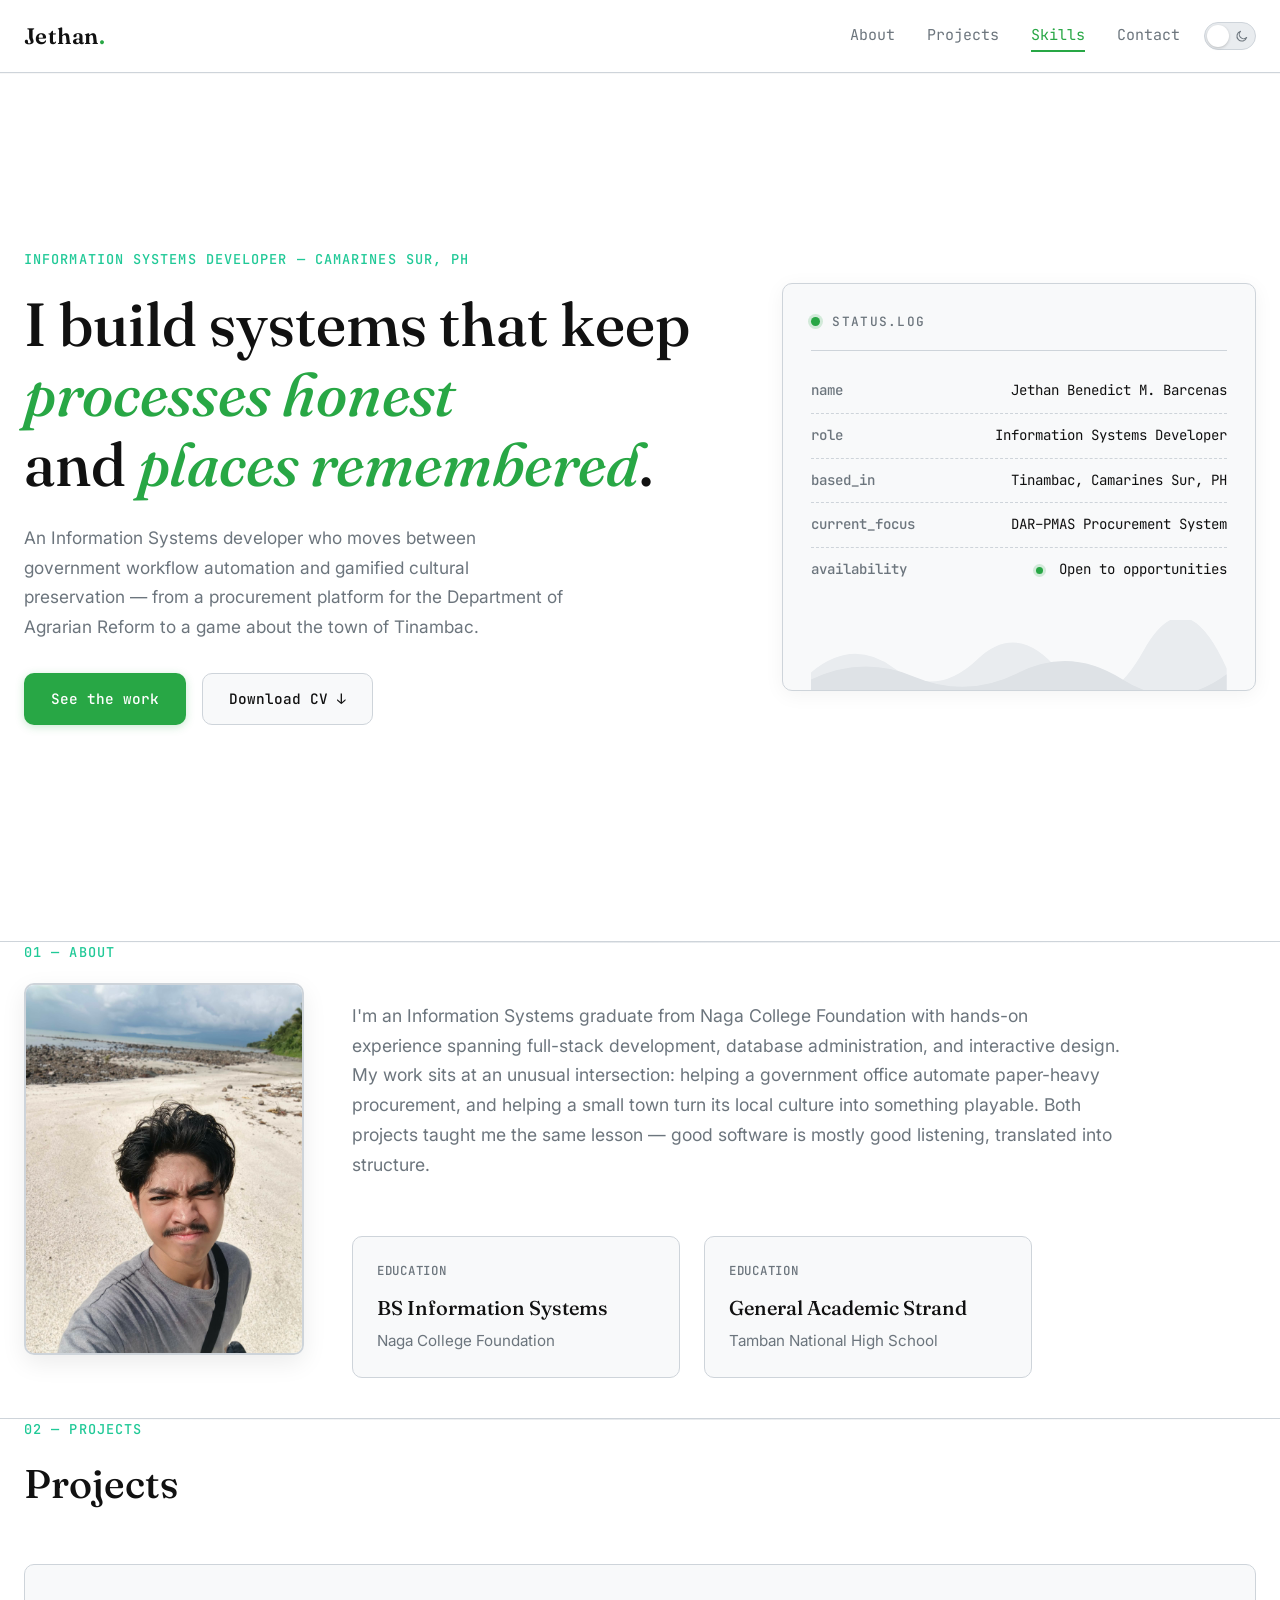
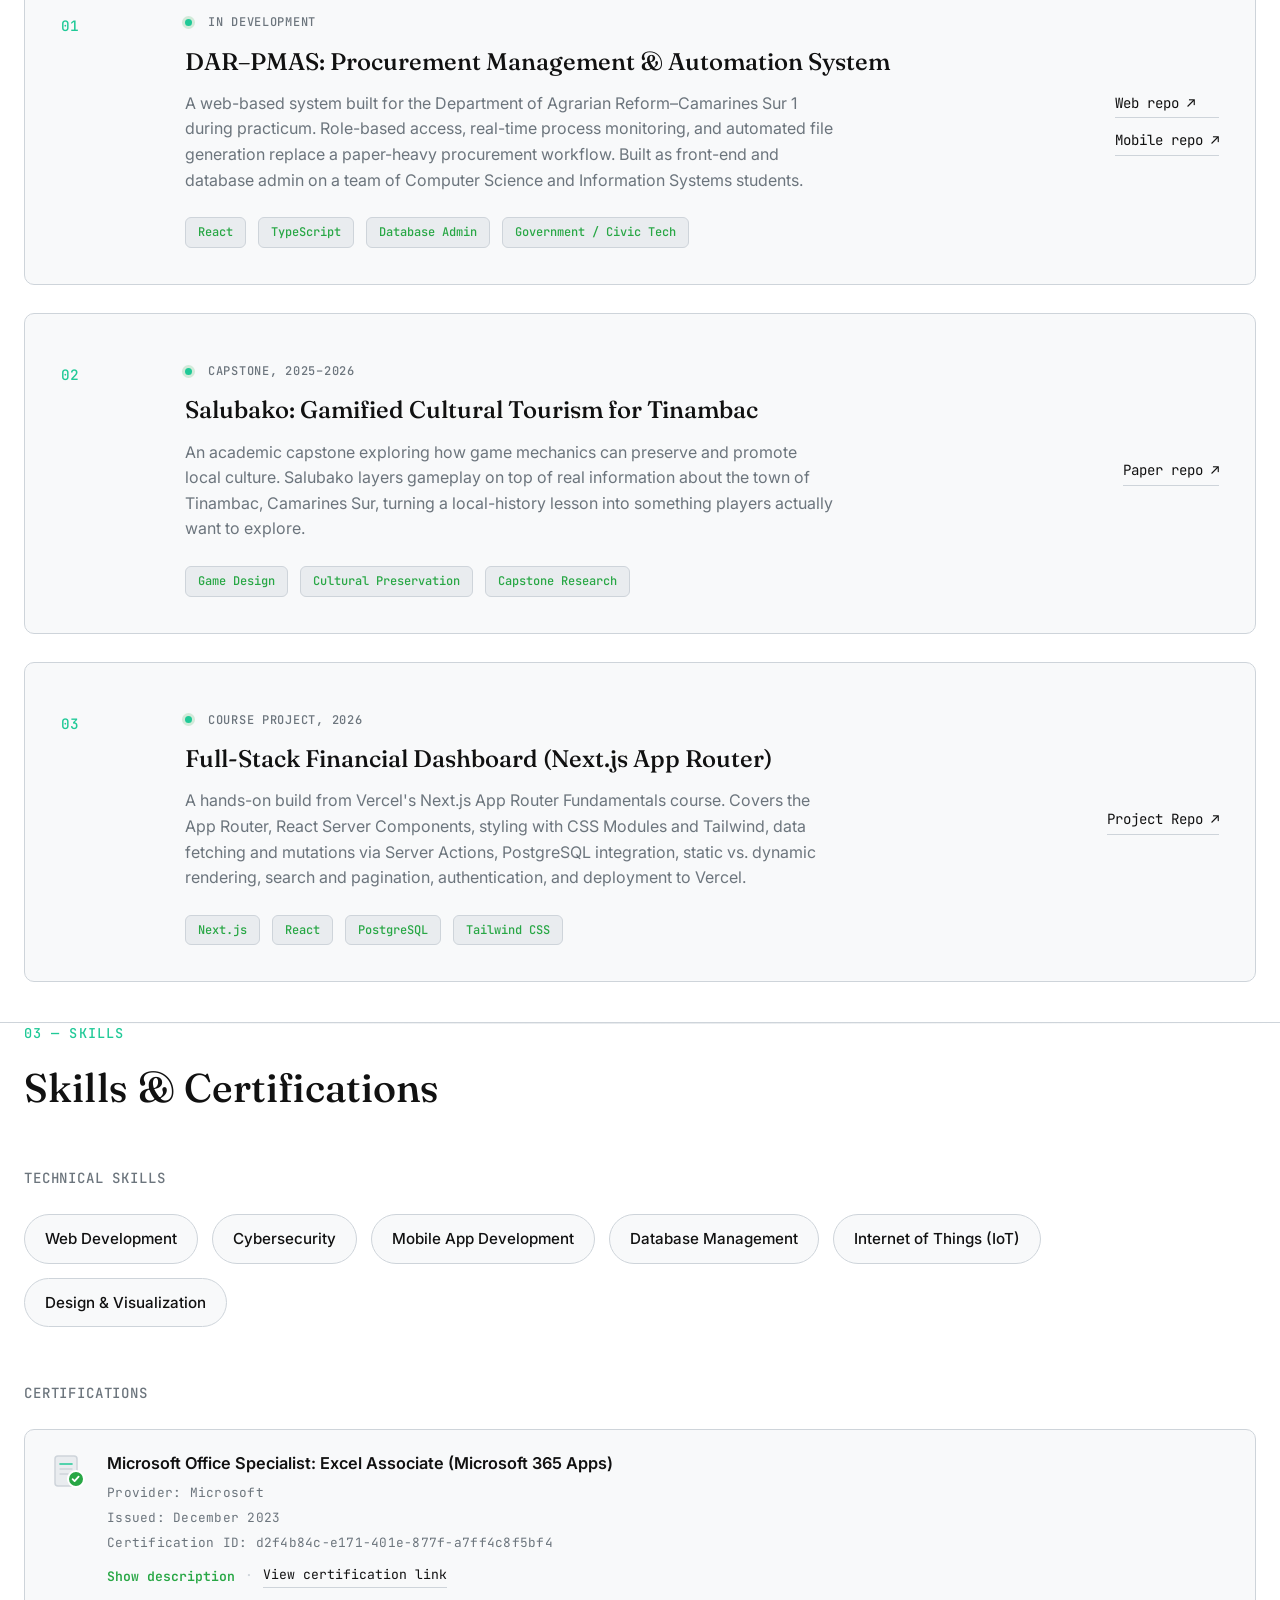
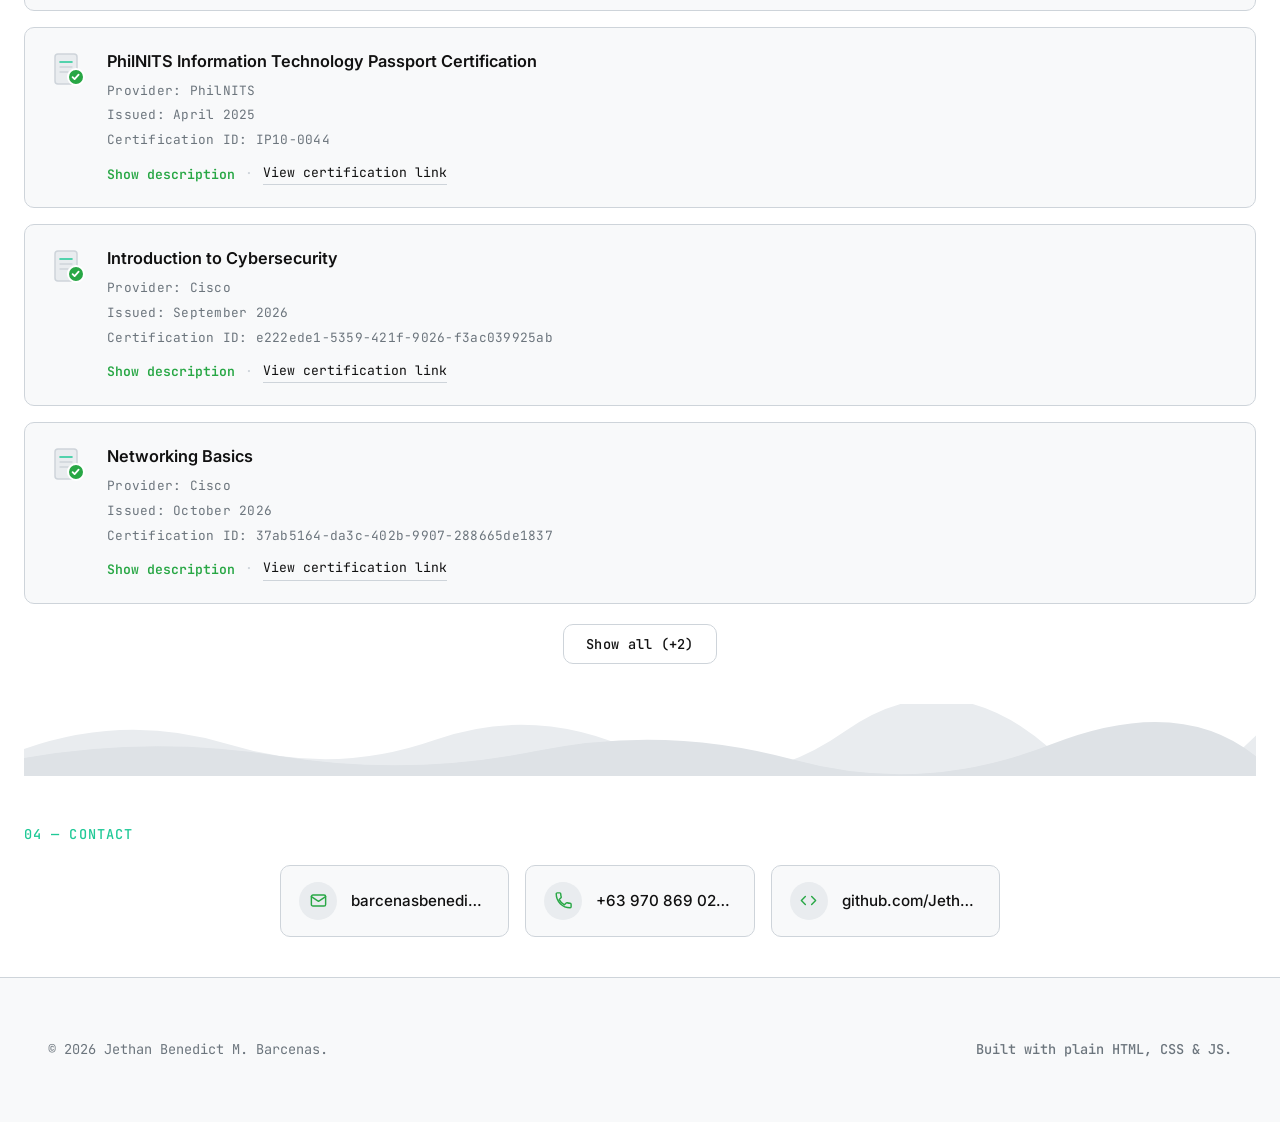
<file: index.html>
<!DOCTYPE html>
<html lang="en">
<head>
  <meta charset="UTF-8" />
  <meta name="viewport" content="width=device-width, initial-scale=1.0" />

  <!--
    Sets the light/dark theme BEFORE the stylesheets paint, so there's no
    flash of the wrong theme. Priority: a saved choice from the switch
    (localStorage) > the device's own light/dark setting. Kept inline and
    tiny on purpose — this has to run synchronously, before <link> below.
  -->
  <script>
    (function () {
      try {
        var saved = localStorage.getItem("theme");
        var theme = saved || (window.matchMedia("(prefers-color-scheme: dark)").matches ? "dark" : "light");
        document.documentElement.setAttribute("data-theme", theme);
      } catch (e) {
        /* localStorage/matchMedia unavailable — styles.css still falls back
           to @media (prefers-color-scheme) on its own */
      }
    })();
  </script>

  <title>Jethan Benedict Barcenas — Information Systems Developer</title>
  <meta name="description" content="Portfolio of Jethan Benedict M. Barcenas, an Information Systems developer building civic and cultural software from Camarines Sur, Philippines." />

  <!-- Fonts: Fraunces (display), Inter (body), JetBrains Mono (labels/data) -->
  <link rel="preconnect" href="https://fonts.googleapis.com">
  <link rel="preconnect" href="https://fonts.gstatic.com" crossorigin>
  <link href="https://fonts.googleapis.com/css2?family=Fraunces:ital,opsz,wght@0,9..144,400;0,9..144,500;0,9..144,600;1,9..144,500&family=Inter:wght@400;500;600&family=JetBrains+Mono:wght@400;500&display=swap" rel="stylesheet">
  <link rel="icon" href="public/favicon_portfolio_jb.png" type="image/png" />

  <link rel="stylesheet" href="styles/styles.css" />
  <link rel="stylesheet" href="styles/modal-styles.css" />
</head>
<body>

  <!-- Toast notifications: script.js fills this in after a contact-form submit -->
  <div id="toastContainer" class="toast-container" aria-live="polite" aria-atomic="true"></div>

  <!-- ============ NAV ============ -->
  <header class="site-header">
    <div class="wrap header-inner">
      <a href="#top" class="brand">Jethan<span class="brand-dot">.</span></a>

      <div class="header-right">
        <nav class="nav" id="nav">
          <a href="#about">About</a>
          <a href="#work">Projects</a>
          <a href="#skills">Skills</a>
          <a href="#contact">Contact</a>
        </nav>

        <!--
          aria-checked is a placeholder here — script.js sets the real value
          from the theme the inline script above already chose, the instant
          the page loads (before the user can interact with anything).
        -->
        <button type="button" class="theme-toggle" id="themeToggle" role="switch" aria-checked="false" aria-label="Switch to dark mode">
          <svg class="theme-icon theme-icon-sun" viewBox="0 0 24 24" fill="none" stroke="currentColor" stroke-width="1.8" stroke-linecap="round" stroke-linejoin="round" aria-hidden="true">
            <circle cx="12" cy="12" r="4"></circle>
            <path d="M12 2v2M12 20v2M4.2 4.2l1.4 1.4M18.4 18.4l1.4 1.4M2 12h2M20 12h2M4.2 19.8l1.4-1.4M18.4 5.6l1.4-1.4"></path>
          </svg>
          <svg class="theme-icon theme-icon-moon" viewBox="0 0 24 24" fill="none" stroke="currentColor" stroke-width="1.8" stroke-linecap="round" stroke-linejoin="round" aria-hidden="true">
            <path d="M20 14.5A8.5 8.5 0 1 1 9.5 4a6.5 6.5 0 0 0 10.5 10.5z"></path>
          </svg>
          <span class="theme-toggle-thumb" aria-hidden="true"></span>
        </button>

        <button class="nav-toggle" id="navToggle" aria-label="Toggle navigation" aria-expanded="false">
          <span></span><span></span><span></span>
        </button>
      </div>
    </div>
  </header>

  <main id="top">

    <!-- ============ HERO ============ -->
    <section class="hero wrap" id="hero">
      <div class="hero-text">
        <p class="eyebrow">Information Systems Developer &mdash; Camarines Sur, PH</p>
        <h1 class="hero-title">
          I build systems that keep <em>processes honest</em><br class="lb" />
          and <em>places remembered</em>.
        </h1>
        <p class="hero-sub">
          An Information Systems developer who moves between government workflow automation
          and gamified cultural preservation &mdash; from a procurement platform for the
          Department of Agrarian Reform to a game about the town of Tinambac.
        </p>
        <div class="hero-actions">
          <a href="#work" class="btn btn-primary">See the work</a>
          <a href="/public/ats-cv.pdf" download="Jethan-Barcenas-CV.pdf" class="btn btn-ghost">Download CV ↓</a>
          <!-- <a href="https://github.com/Jethan-B4" target="_blank" rel="noopener" class="btn btn-ghost">GitHub ↗</a> -->
        </div>
      </div>

      <!-- Signature element: system status readout -->
      <div class="status-panel" aria-label="Profile summary">
        <div class="status-row status-head">
          <span class="dot dot-live"></span>
          <span>STATUS.LOG</span>
        </div>
        <dl class="status-list">
          <div class="status-item">
            <dt>name</dt>
            <dd>Jethan Benedict M. Barcenas</dd>
          </div>
          <div class="status-item">
            <dt>role</dt>
            <dd>Information Systems Developer</dd>
          </div>
          <div class="status-item">
            <dt>based_in</dt>
            <dd>Tinambac, Camarines Sur, PH</dd>
          </div>
          <div class="status-item">
            <dt>current_focus</dt>
            <dd>DAR&ndash;PMAS Procurement System</dd>
          </div>
          <div class="status-item">
            <dt>availability</dt>
            <dd><span class="dot dot-live small"></span> Open to opportunities</dd>
          </div>
        </dl>
        <svg class="contour" viewBox="0 0 400 80" preserveAspectRatio="none" aria-hidden="true">
          <path d="M0 60 Q 40 20 80 55 T 160 45 T 240 60 T 320 35 T 400 55 V80 H0 Z" fill="var(--surface-2)"/>
          <path d="M0 68 Q 50 40 100 65 T 200 60 T 300 68 T 400 62 V80 H0 Z" fill="var(--surface-3)"/>
        </svg>
      </div>
    </section>

    <!-- ============ ABOUT ============ -->
    <section class="about wrap" id="about">
      <p class="section-label">01 — About</p>
      <div class="about-content">
        <div class="about-photo">
          <img src="public/pfp.jpg" alt="Jethan Benedict Barcenas" class="profile-photo" />
        </div>
        <div class="about-text-content">
          <p class="about-text">
            I'm an Information Systems graduate from Naga College Foundation with hands-on experience
            spanning full-stack development, database administration, and interactive design. My work
            sits at an unusual intersection: helping a government office automate paper-heavy procurement,
            and helping a small town turn its local culture into something playable. Both projects taught
            me the same lesson &mdash; good software is mostly good listening, translated into structure.
          </p>
          <div class="about-grid">
            <div class="about-card">
              <p class="about-card-label">Education</p>
              <p class="about-card-title">BS Information Systems</p>
              <p class="about-card-sub">Naga College Foundation</p>
            </div>
            <div class="about-card">
              <p class="about-card-label">Education</p>
              <p class="about-card-title">General Academic Strand</p>
              <p class="about-card-sub">Tamban National High School</p>
            </div>
          </div>
        </div>
      </div>
    </section>

    <!-- ============ WORK / PROJECTS ============ -->
    <section class="work wrap" id="work">
      <p class="section-label">02 — Projects</p>
      <h2 class="section-title">Projects</h2>

      <!-- Project cards are rendered by script.js from the PROJECTS array,
           so you can add/edit a project by editing only the data in script.js -->
      <div class="project-list" id="projectList"></div>
    </section>

    <!-- ============ SKILLS ============ -->
    <section class="skills wrap" id="skills">
      <p class="section-label">03 — Skills</p>
      <h2 class="section-title">Skills &amp; Certifications</h2>

      <div class="skills-grid">
        <div class="skills-col">
          <p class="skills-col-title">Technical Skills</p>
          <!-- Edit SKILLS array in script.js to change these -->
          <ul class="tag-list" id="skillList"></ul>
        </div>
        <div class="skills-col">
          <p class="skills-col-title">Certifications</p>
          <!-- Edit CERTS array in script.js to change these. Only the first
               4 render visible; script.js hides the rest behind the
               show-all button below (hidden here until it knows there's
               actually more than 4 to show). -->
          <ul class="stamp-list" id="certList"></ul>
          <button type="button" class="cert-show-all" id="certShowAllBtn" aria-controls="certList" aria-expanded="false" hidden>
            Show all
          </button>
        </div>
      </div>
    </section>

    <!-- ============ CONTACT / FOOTER ============ -->
    <section class="contact wrap" id="contact">
      <!-- Wavy divider — same motif as the hero's .contour, used here to
           introduce the compact contact block instead of a border line -->
      <div class="section-wave" aria-hidden="true">
        <svg viewBox="0 0 1440 80" preserveAspectRatio="none">
          <path d="M0 50 Q 120 10 240 45 T 480 40 T 720 55 T 960 30 T 1200 50 T 1440 35 V80 H0 Z" fill="var(--surface-2)"/>
          <path d="M0 60 Q 150 35 300 58 T 600 52 T 900 62 T 1200 45 T 1440 58 V80 H0 Z" fill="var(--surface-3)"/>
        </svg>
      </div>

      <p class="section-label">04 — Contact</p>

      <!-- Icon-led, not label-led: each item's old text label ("Email",
           "Phone", "GitHub") is kept as a screen-reader-only name next to
           its icon, with only the value shown visually. Resume/Download CV
           removed from here — it's already in the hero actions above. -->
      <div class="contact-compact-grid">
        <button class="contact-icon-link" id="emailBtn" type="button">
          <span class="contact-icon" aria-hidden="true">
            <svg viewBox="0 0 24 24" fill="none" stroke="currentColor" stroke-width="1.8" stroke-linecap="round" stroke-linejoin="round">
              <rect x="3" y="5" width="18" height="14" rx="2"></rect>
              <path d="M3 7l9 6 9-6"></path>
            </svg>
          </span>
          <span class="sr-only">Email:</span>
          <span class="contact-icon-value">barcenasbenedict@gmail.com</span>
        </button>

        <a class="contact-icon-link" href="tel:+639708690200">
          <span class="contact-icon" aria-hidden="true">
            <svg viewBox="0 0 24 24" fill="none" stroke="currentColor" stroke-width="1.8" stroke-linecap="round" stroke-linejoin="round">
              <path d="M6.6 10.8a15.9 15.9 0 0 0 6.6 6.6l2.2-2.2a1.2 1.2 0 0 1 1.2-.3c1.2.4 2.5.6 3.8.6.7 0 1.2.5 1.2 1.2V20c0 .7-.5 1.2-1.2 1.2C10.6 21.2 2.8 13.4 2.8 3.6 2.8 2.9 3.3 2.4 4 2.4h3.3c.7 0 1.2.5 1.2 1.2 0 1.3.2 2.6.6 3.8.1.4 0 .9-.3 1.2L6.6 10.8z"></path>
            </svg>
          </span>
          <span class="sr-only">Phone:</span>
          <span class="contact-icon-value">+63 970 869 0200</span>
        </a>

        <a class="contact-icon-link" href="https://github.com/Jethan-B4" target="_blank" rel="noopener">
          <span class="contact-icon" aria-hidden="true">
            <svg viewBox="0 0 24 24" fill="none" stroke="currentColor" stroke-width="1.8" stroke-linecap="round" stroke-linejoin="round">
              <path d="M8 7L3 12l5 5"></path>
              <path d="M16 7l5 5-5 5"></path>
            </svg>
          </span>
          <span class="sr-only">GitHub:</span>
          <span class="contact-icon-value">github.com/Jethan-B4</span>
        </a>
      </div>
    </section>

  </main>

  <!-- Contact Modal -->
  <div id="contactModal" class="modal" role="dialog" aria-modal="true" aria-labelledby="modalTitle">
    <div class="modal-overlay" id="modalOverlay"></div>
    <div class="modal-content">
      <div class="modal-header">
        <h2 id="modalTitle" class="modal-title">Send a Message</h2>
        <button type="button" class="modal-close" id="modalClose" aria-label="Close modal">
          <svg width="24" height="24" viewBox="0 0 24 24" fill="none" stroke="currentColor" stroke-width="2" stroke-linecap="round" stroke-linejoin="round">
            <line x1="18" y1="6" x2="6" y2="18"></line>
            <line x1="6" y1="6" x2="18" y2="18"></line>
          </svg>
        </button>
      </div>
      
      <!--
        TODO: replace YOUR_EMAIL_HERE with your real address (both here and in
        the FORM_ENDPOINT constant in script.js). FormSubmit.co requires no
        signup — your first real submission triggers a one-time confirmation
        email you click to activate the address. See the chat reply for
        alternatives if you'd rather not use FormSubmit.

        The action/method below are a no-JS fallback only (FormSubmit redirects
        to a plain thank-you page in that case). With JS enabled, script.js
        intercepts the submit and posts to the AJAX endpoint instead so it can
        show the success/failed/error toast.
      -->
      <form
        id="contactForm"
        class="contact-form"
        action="https://formsubmit.co/93cc9484fd303ab92acc509fe96cbd46"
        method="POST"
      >
        <div class="form-group">
          <label for="name" class="form-label">Name</label>
          <input type="text" id="name" name="name" class="form-input" required placeholder="Your name">
        </div>
        
        <div class="form-group">
          <label for="email" class="form-label">Email</label>
          <input type="email" id="email" name="email" class="form-input" required placeholder="your.email@example.com">
        </div>
        
        <div class="form-group">
          <label for="subject" class="form-label">Subject</label>
          <input type="text" id="subject" name="subject" class="form-input" required placeholder="Subject of your message">
        </div>
        
        <div class="form-group">
          <label for="message" class="form-label">Message</label>
          <textarea id="message" name="message" class="form-textarea" required placeholder="Your message here..." rows="5"></textarea>
        </div>

        <!-- FormSubmit.co config fields: https://formsubmit.co/documentation -->
        <input type="hidden" name="_subject" value="New message from portfolio contact form">
        <input type="hidden" name="_template" value="table">
        <input type="hidden" name="_captcha" value="false">
        <!--
          Where FormSubmit sends the visitor after a plain (non-AJAX) POST —
          used on file:// pages and as a fallback if fetch() fails elsewhere.
          script.js overwrites this with the real current URL + ?sent=true
          on page load; the empty value here is just a placeholder so the
          field still exists for visitors with JavaScript disabled.
        -->
        <input type="hidden" name="_next" value="">
        <!-- Honeypot: left blank by humans, filled in by most spam bots -->
        <input type="text" name="_honey" style="display:none" tabindex="-1" autocomplete="off">

        <div class="form-group form-consent">
          <label class="form-checkbox-label" for="agreeTerms">
            <input type="checkbox" id="agreeTerms" name="agreeTerms" class="form-checkbox" required>
            <span>
              I agree that the information I submit here goes directly to Jethan's
              personal email and is seen only by him — used solely to connect with
              people interested in his work or in potential employment opportunities.
            </span>
          </label>
        </div>
        
        <div class="form-actions">
          <button type="submit" class="btn btn-primary">Send Message</button>
          <button type="button" class="btn btn-ghost" id="modalCancel">Cancel</button>
        </div>
      </form>
    </div>
  </div>

  <footer class="site-footer">
    <div class="wrap footer-inner">
      <p>© <span id="year"></span> Jethan Benedict M. Barcenas.</p>
      <p class="footer-note">Built with plain HTML, CSS &amp; JS.</p>
    </div>
  </footer>

  <script src="script.js"></script>
</body>
</html>
</file>
<file: styles/styles.css>
/* =========================================================
   DESIGN TOKENS
   Edit the values below to re-theme the entire site.

   Light is the default (:root). Dark is defined twice, on
   purpose:
     1. @media (prefers-color-scheme: dark), scoped to
        :root:not([data-theme]) — auto-applies dark for anyone
        whose OS/browser asks for it, as long as they haven't
        used the switch yet (or have JS disabled).
     2. :root[data-theme="dark"] — set by the inline script in
        <head> (and updated by the switch in script.js), and
        always wins once present since it's more specific than
        the media query above.
   ========================================================= */
:root {
  /* Colors */
  --bg: #ffffff;            /* white background */
  --surface: #f8f9fa;       /* card background */
  --surface-2: #e9ecef;     /* contour layer 1 */
  --surface-3: #dee2e6;     /* contour layer 2 */
  --border: #ced4da;

  --text: #111111;          /* black main text */
  --text-muted: #6c757d;

  --accent: #28a745;        /* green */
  --accent-soft: #5cb85c;
  --accent-2: #20c997;      /* teal green */

  --header-bg: rgba(255, 255, 255, 0.9);

  /* Type */
  --font-display: "Fraunces", Georgia, serif;
  --font-body: "Inter", system-ui, -apple-system, sans-serif;
  --font-mono: "JetBrains Mono", ui-monospace, Menlo, monospace;

  /* Layout */
  --wrap: 100%;
  --radius: 10px;
}

@media (prefers-color-scheme: dark) {
  :root:not([data-theme]) {
    --bg: #0e1210;
    --surface: #171c19;
    --surface-2: #212724;
    --surface-3: #2b322e;
    --border: #333b36;

    --text: #f1f3f1;
    --text-muted: #9aa39d;

    --accent: #34c759;
    --accent-soft: #57d576;
    --accent-2: #2fe0ae;

    --header-bg: rgba(14, 18, 16, 0.85);
  }
}

:root[data-theme="dark"] {
  --bg: #0e1210;
  --surface: #171c19;
  --surface-2: #212724;
  --surface-3: #2b322e;
  --border: #333b36;

  --text: #f1f3f1;
  --text-muted: #9aa39d;

  --accent: #34c759;
  --accent-soft: #57d576;
  --accent-2: #2fe0ae;

  --header-bg: rgba(14, 18, 16, 0.85);
}

/* Smooth cross-fade when the switch is used — scoped to a class JS adds
   only after the first paint, so the initial theme never visibly transitions in */
.theme-transition,
.theme-transition * {
  transition: background-color 0.25s ease, border-color 0.25s ease, color 0.25s ease, box-shadow 0.25s ease !important;
}

/* =========================================================
   RESET & BASE
   ========================================================= */
* { box-sizing: border-box; }

html {
  scroll-behavior: smooth;
}

@media (prefers-reduced-motion: reduce) {
  html { scroll-behavior: auto; }
  * { animation-duration: 0.001ms !important; animation-iteration-count: 1 !important; transition-duration: 0.001ms !important; }
}

body {
  margin: 0;
  background: var(--bg);
  color: var(--text);
  font-family: var(--font-body);
  line-height: 1.55;
  -webkit-font-smoothing: antialiased;
}

a { color: inherit; text-decoration: none; }
ul { list-style: none; margin: 0; padding: 0; }

.wrap {
  max-width: var(--wrap);
  margin: 0 auto;
  padding: 0 24px;
}

:focus-visible {
  outline: 2px solid var(--accent);
  outline-offset: 4px;
}

/* Visually hidden but still read by screen readers — used to give icon-only
   UI (like the contact icons) an accessible name without showing text. */
.sr-only {
  position: absolute;
  width: 1px;
  height: 1px;
  padding: 0;
  margin: -1px;
  overflow: hidden;
  clip: rect(0, 0, 0, 0);
  white-space: nowrap;
  border: 0;
}

/* =========================================================
   HEADER / NAV
   ========================================================= */
.site-header {
  position: sticky;
  top: 0;
  z-index: 50;
  background: var(--header-bg);
  backdrop-filter: blur(12px);
  border-bottom: 1px solid var(--border);
  box-shadow: 0 1px 0 rgba(0, 0, 0, 0.03);
}

.header-inner {
  display: flex;
  align-items: center;
  justify-content: space-between;
  height: 72px;
}

.brand {
  font-family: var(--font-display);
  font-weight: 600;
  font-size: 1.4rem;
  letter-spacing: 0.02em;
  transition: color 0.2s ease;
}
.brand:hover { color: var(--accent); }
.brand-dot { color: var(--accent); }

.nav {
  display: flex;
  gap: 32px;
  font-size: 0.94rem;
  font-family: var(--font-mono);
}

.nav a {
  color: var(--text-muted);
  transition: color 0.2s ease;
  position: relative;
}
.nav a:hover { color: var(--accent); }
.nav a.is-active { color: var(--accent); }
.nav a::after {
  content: '';
  position: absolute;
  bottom: -4px;
  left: 0;
  width: 0;
  height: 2px;
  background: var(--accent);
  transition: width 0.2s ease;
}
.nav a:hover::after { width: 100%; }
.nav a.is-active::after { width: 100%; }

.nav-toggle {
  display: none;
  flex-direction: column;
  gap: 6px;
  background: none;
  border: none;
  cursor: pointer;
  padding: 10px;
  border-radius: 6px;
  transition: background 0.2s ease;
}
.nav-toggle:hover { background: var(--surface-2); }
.nav-toggle span {
  width: 24px;
  height: 2px;
  background: var(--text);
  display: block;
  transition: background 0.2s ease;
}

/* Groups nav + theme switch + burger on the right, so header-inner only
   needs to space two things (brand, this group) instead of juggling three */
.header-right {
  display: flex;
  align-items: center;
  gap: 24px;
}

/* ---------- Theme switch (light/dark) ---------- */
.theme-toggle {
  position: relative;
  flex-shrink: 0;
  width: 52px;
  height: 28px;
  padding: 3px;
  border-radius: 999px;
  background: var(--surface-2);
  border: 1px solid var(--border);
  cursor: pointer;
  transition: background 0.2s ease, border-color 0.2s ease;
}
.theme-toggle:hover { border-color: var(--accent); }

.theme-toggle-thumb {
  position: absolute;
  top: 2px;
  left: 2px;
  width: 22px;
  height: 22px;
  border-radius: 50%;
  background: var(--bg);
  box-shadow: 0 1px 3px rgba(0, 0, 0, 0.2);
  transform: translateX(0);
  transition: transform 0.25s ease, background 0.25s ease;
}
.theme-toggle[aria-checked="true"] .theme-toggle-thumb {
  transform: translateX(24px);
}

.theme-icon {
  position: absolute;
  top: 50%;
  width: 14px;
  height: 14px;
  transform: translateY(-50%);
  color: var(--text-muted);
  transition: color 0.2s ease;
  pointer-events: none;
}
.theme-icon-sun { left: 6px; }
.theme-icon-moon { right: 6px; }

.theme-toggle[aria-checked="false"] .theme-icon-sun { color: var(--accent); }
.theme-toggle[aria-checked="true"] .theme-icon-moon { color: var(--accent-2); }

/* =========================================================
   HERO
   ========================================================= */
.hero {
  display: grid;
  grid-template-columns: 1.2fr 0.8fr;
  gap: 48px;
  align-items: center;
  padding: 48px 24px;
  /* Desktop: fill exactly what's left below the 72px sticky header,
     so the whole hero is visible without scrolling. Overridden back
     to a natural, scrollable height on mobile below. */
  min-height: calc(100vh - 72px);
}

.eyebrow {
  font-family: var(--font-mono);
  color: var(--accent-2);
  font-size: 0.85rem;
  letter-spacing: 0.08em;
  text-transform: uppercase;
  margin: 0 0 20px;
  font-weight: 500;
}

.hero-title {
  font-family: var(--font-display);
  font-weight: 500;
  font-size: clamp(2.5rem, 5vw, 3.8rem);
  line-height: 1.15;
  margin: 0 0 24px;
}
.hero-title em {
  font-style: italic;
  color: var(--accent);
}

.hero-sub {
  color: var(--text-muted);
  max-width: 50ch;
  font-size: 1.08rem;
  line-height: 1.7;
  margin: 0 0 32px;
}

.hero-actions {
  display: flex;
  gap: 16px;
  flex-wrap: wrap;
}

.btn {
  display: inline-flex;
  align-items: center;
  gap: 8px;
  padding: 14px 26px;
  border-radius: var(--radius);
  font-family: var(--font-mono);
  font-size: 0.9rem;
  transition: transform 0.2s ease, background 0.2s ease, border-color 0.2s ease, box-shadow 0.2s ease;
  border: 1px solid transparent;
  font-weight: 500;
}
.btn-primary {
  background: var(--accent);
  color: #ffffff;
  box-shadow: 0 2px 8px rgba(40, 167, 69, 0.25);
}
.btn-primary:hover { transform: translateY(-2px); background: var(--accent-soft); box-shadow: 0 4px 12px rgba(40, 167, 69, 0.35); }

.btn-ghost {
  border-color: var(--border);
  color: var(--text);
  background: var(--surface);
}
.btn-ghost:hover { border-color: var(--accent); color: var(--accent); background: var(--surface-2); }

/* --- Status panel (hero signature element) --- */
.status-panel {
  position: relative;
  background: var(--surface);
  border: 1px solid var(--border);
  border-radius: var(--radius);
  padding: 28px 28px 0;
  overflow: hidden;
  font-family: var(--font-mono);
  box-shadow: 0 4px 20px rgba(0, 0, 0, 0.05);
}

.status-row {
  display: flex;
  align-items: center;
  gap: 12px;
}

.status-head {
  font-size: 0.8rem;
  letter-spacing: 0.1em;
  color: var(--text-muted);
  padding-bottom: 18px;
  border-bottom: 1px solid var(--border);
  margin-bottom: 18px;
  font-weight: 500;
}

.dot {
  width: 9px;
  height: 9px;
  border-radius: 50%;
  background: var(--accent-2);
  box-shadow: 0 0 0 3px rgba(40, 167, 69, 0.18);
}
.dot-live { background: #28a745; box-shadow: 0 0 0 3px rgba(40, 167, 69, 0.18); }
.dot.small { width: 7px; height: 7px; display: inline-block; margin-right: 8px; }

.status-list { margin: 0; padding-bottom: 20px; }

.status-item {
  display: flex;
  justify-content: space-between;
  gap: 16px;
  padding: 11px 0;
  border-bottom: 1px dashed var(--border);
  font-size: 0.88rem;
}
.status-item:last-child { border-bottom: none; }

.status-item dt { color: var(--text-muted); font-weight: 500; }
.status-item dd { margin: 0; text-align: right; color: var(--text); font-weight: 400; }

.contour {
  display: block;
  width: 100%;
  height: 70px;
  margin-top: 8px;
}

/* =========================================================
   SECTION SHARED
   ========================================================= */
section {
  padding: 120px 24px;
  border-top: 1px solid var(--border);
  position: relative;
}
section::before {
  content: '';
  position: absolute;
  top: 0;
  left: 0;
  right: 0;
  height: 1px;
  background: linear-gradient(to right, transparent, var(--border), transparent);
  opacity: 0.5;
}
.hero { border-top: none; }
.hero::before { display: none; }

/* Add spacing around section borders */
section:not(.hero) {
  margin-top: 40px;
  margin-bottom: 40px;
}

.section-label {
  font-family: var(--font-mono);
  color: var(--accent-2);
  font-size: 0.85rem;
  letter-spacing: 0.08em;
  text-transform: uppercase;
  margin: 0 0 20px;
  font-weight: 500;
}

.section-title {
  font-family: var(--font-display);
  font-weight: 500;
  font-size: clamp(1.8rem, 3.5vw, 2.5rem);
  margin: 0 0 56px;
  line-height: 1.2;
}

/* =========================================================
   ABOUT
   ========================================================= */
.about-content {
  display: grid;
  grid-template-columns: 280px 1fr;
  gap: 48px;
  align-items: start;
}

.about-photo {
  position: sticky;
  top: 100px;
}

.profile-photo {
  width: 100%;
  height: auto;
  border-radius: var(--radius);
  border: 2px solid var(--border);
  box-shadow: 0 8px 24px rgba(0, 0, 0, 0.08);
  transition: transform 0.3s ease, box-shadow 0.3s ease;
}
.profile-photo:hover {
  transform: translateY(-4px);
  box-shadow: 0 12px 32px rgba(0, 0, 0, 0.12);
}

.about-text-content {
  display: flex;
  flex-direction: column;
}

.about-text {
  max-width: 70ch;
  color: var(--text-muted);
  font-size: 1.1rem;
  line-height: 1.7;
  margin-bottom: 56px;
}

.about-grid {
  display: grid;
  grid-template-columns: repeat(2, minmax(0, 1fr));
  gap: 24px;
  max-width: 680px;
}

.about-card {
  background: var(--surface);
  border: 1px solid var(--border);
  border-radius: var(--radius);
  padding: 24px;
  transition: transform 0.2s ease, box-shadow 0.2s ease;
}
.about-card:hover {
  transform: translateY(-2px);
  box-shadow: 0 4px 16px rgba(0, 0, 0, 0.06);
}
.about-card-label {
  font-family: var(--font-mono);
  font-size: 0.78rem;
  color: var(--text-muted);
  margin: 0 0 12px;
  text-transform: uppercase;
  letter-spacing: 0.06em;
  font-weight: 500;
}
.about-card-title {
  font-family: var(--font-display);
  font-size: 1.25rem;
  margin: 0 0 6px;
  font-weight: 500;
}
.about-card-sub {
  color: var(--text-muted);
  font-size: 0.95rem;
  margin: 0;
}

/* =========================================================
   PROJECTS
   Populated dynamically — see .project-card template in script.js
   ========================================================= */
.project-list {
  display: flex;
  flex-direction: column;
  gap: 28px;
}

.project-card {
  display: grid;
  grid-template-columns: 92px 1fr auto;
  gap: 32px;
  align-items: start;
  background: var(--surface);
  border: 1px solid var(--border);
  border-radius: var(--radius);
  padding: 36px;
  transition: border-color 0.2s ease, transform 0.2s ease, box-shadow 0.2s ease;
}
.project-card:hover {
  border-color: var(--accent-2);
  transform: translateY(-3px);
  box-shadow: 0 6px 20px rgba(0, 0, 0, 0.08);
}

.project-index {
  font-family: var(--font-mono);
  color: var(--accent-2);
  font-size: 0.9rem;
  font-weight: 500;
}

.project-status {
  display: inline-flex;
  align-items: center;
  gap: 8px;
  font-family: var(--font-mono);
  font-size: 0.75rem;
  letter-spacing: 0.06em;
  text-transform: uppercase;
  color: var(--text-muted);
  margin-bottom: 14px;
  font-weight: 500;
}

.project-title {
  font-family: var(--font-display);
  font-size: 1.5rem;
  margin: 0 0 14px;
  font-weight: 500;
  line-height: 1.3;
}

.project-desc {
  color: var(--text-muted);
  margin: 0 0 24px;
  max-width: 65ch;
  line-height: 1.6;
  font-size: 1rem;
}

.project-tags {
  display: flex;
  flex-wrap: wrap;
  gap: 12px;
}

.project-tag {
  font-family: var(--font-mono);
  font-size: 0.75rem;
  color: var(--accent);
  border: 1px solid var(--border);
  border-radius: 6px;
  padding: 5px 12px;
  background: var(--surface-2);
  font-weight: 500;
}

.project-links {
  display: flex;
  flex-direction: column;
  gap: 12px;
  align-self: center;
}

.project-links a {
  font-family: var(--font-mono);
  font-size: 0.88rem;
  color: var(--text);
  border-bottom: 1px solid var(--border);
  padding-bottom: 3px;
  white-space: nowrap;
  transition: color 0.2s ease, border-color 0.2s ease;
}
.project-links a:hover { color: var(--accent); border-color: var(--accent); }

/* =========================================================
   SKILLS
   ========================================================= */
.skills-grid {
  display: flex;
  flex-direction: column;
  gap: 56px;
  width: 100%;
}

.skills-col-title {
  font-family: var(--font-mono);
  font-size: 0.88rem;
  color: var(--text-muted);
  text-transform: uppercase;
  letter-spacing: 0.06em;
  margin: 0 0 24px;
  font-weight: 500;
}

.tag-list {
  display: flex;
  flex-wrap: wrap;
  gap: 14px;
}

.tag-list li {
  background: var(--surface);
  border: 1px solid var(--border);
  border-radius: 999px;
  padding: 12px 20px;
  font-size: 0.95rem;
  transition: border-color 0.2s ease, background 0.2s ease;
  font-weight: 500;
}
.tag-list li:hover {
  border-color: var(--accent);
  background: var(--surface-2);
}

.stamp-list {
  display: flex;
  flex-direction: column;
  gap: 16px;
  width: 100%;
}

.cert-card {
  display: flex;
  align-items: flex-start;
  gap: 18px;
  background: var(--surface);
  border: 1px solid var(--border);
  border-radius: var(--radius);
  padding: 22px 24px;
  transition: border-color 0.2s ease, box-shadow 0.2s ease;
  width: 100%;
}
.cert-card:hover {
  border-color: var(--accent-2);
  box-shadow: 0 4px 16px rgba(0, 0, 0, 0.05);
}

.cert-icon-wrap {
  flex-shrink: 0;
  width: 40px;
  height: 40px;
}
.cert-icon { width: 100%; height: 100%; }

.cert-body {
  display: flex;
  flex-direction: column;
  gap: 5px;
  min-width: 0;
  flex: 1;
  width: 100%;
}

.cert-title {
  font-weight: 600;
  font-size: 1.02rem;
  line-height: 1.4;
  margin: 0 0 3px;
}

.cert-meta {
  font-family: var(--font-mono);
  font-size: 0.8rem;
  color: var(--text-muted);
  letter-spacing: 0.02em;
  margin: 0;
}

.cert-actions {
  display: flex;
  align-items: center;
  gap: 10px;
  margin-top: 8px;
  font-family: var(--font-mono);
  font-size: 0.82rem;
}

.cert-toggle {
  background: none;
  border: none;
  padding: 0;
  color: var(--accent);
  font-family: var(--font-mono);
  font-size: 0.82rem;
  font-weight: 600;
  cursor: pointer;
}
.cert-toggle:hover { color: var(--accent-soft); }

.cert-actions-sep { color: var(--border); }

.cert-link {
  color: var(--text);
  border-bottom: 1px solid var(--border);
  padding-bottom: 1px;
  transition: color 0.2s ease, border-color 0.2s ease;
}
.cert-link:hover { color: var(--accent); border-color: var(--accent); }

.cert-desc {
  margin: 10px 0 0;
  padding-top: 10px;
  border-top: 1px dashed var(--border);
  color: var(--text-muted);
  font-size: 0.92rem;
  line-height: 1.6;
  max-width: 100%;
  width: 100%;
}
.cert-desc[hidden] { display: none; }

/* .cert-card sets display:flex itself, so the [hidden] attribute needs an
   explicit override here — otherwise the card stays visible despite it */
.cert-card[hidden] { display: none; }

.cert-show-all {
  display: block;
  margin: 20px auto 0;
  background: none;
  border: 1px solid var(--border);
  border-radius: var(--radius);
  padding: 10px 22px;
  color: var(--text);
  font-family: var(--font-mono);
  font-size: 0.85rem;
  font-weight: 500;
  letter-spacing: 0.02em;
  cursor: pointer;
  transition: border-color 0.2s ease, color 0.2s ease, background 0.2s ease;
}
.cert-show-all:hover {
  border-color: var(--accent);
  color: var(--accent);
  background: var(--surface);
}
.cert-show-all[hidden] { display: none; }

/* =========================================================
   CONTACT
   A compact, icon-led block instead of the old headline + five
   label/value cards: a wavy divider (echoes the hero's .contour)
   leads into a small 2x2 grid. Each item is icon + value only —
   the old "Email / Phone / GitHub / Resume" labels still exist,
   just as a screen-reader-only name (.sr-only) on the icon rather
   than visible text. Location dropped here since it's already in
   the hero's STATUS.LOG panel.
   ========================================================= */
.contact {
  border-top: none;
  padding-top: 0;
}
.contact::before { display: none; }

.section-wave {
  display: block;
  width: 100%;
  height: 72px;
  margin-bottom: 48px;
}
.section-wave svg { display: block; width: 100%; height: 100%; }

.contact-compact-grid {
  display: grid;
  /* 3 items (Email, Phone, GitHub) — one row on wide screens.
     Collapses to a single column below 860px, see media query. */
  grid-template-columns: repeat(3, minmax(0, 1fr));
  gap: 16px;
  max-width: 720px;
  margin: 0 auto;
}

.contact-icon-link {
  display: flex;
  align-items: center;
  gap: 14px;
  background: var(--surface);
  border: 1px solid var(--border);
  border-radius: var(--radius);
  padding: 16px 18px;
  transition: border-color 0.2s ease, transform 0.2s ease, box-shadow 0.2s ease;
  text-align: left;
  text-decoration: none;
  color: inherit;
  font-family: inherit;
  width: 100%;
  cursor: pointer;
  -webkit-appearance: none;
  appearance: none;
}
.contact-icon-link:hover {
  border-color: var(--accent);
  transform: translateY(-2px);
  box-shadow: 0 4px 16px rgba(0, 0, 0, 0.06);
}
.contact-icon-link:active {
  transform: translateY(0);
}

.contact-icon {
  flex-shrink: 0;
  display: flex;
  align-items: center;
  justify-content: center;
  width: 38px;
  height: 38px;
  border-radius: 50%;
  background: var(--surface-2);
  color: var(--accent);
}
.contact-icon svg {
  width: 19px;
  height: 19px;
}

.contact-icon-value {
  font-size: 0.95rem;
  font-weight: 500;
  overflow: hidden;
  text-overflow: ellipsis;
  white-space: nowrap;
}

/* =========================================================
   FOOTER
   ========================================================= */
.site-footer {
  border-top: 1px solid var(--border);
  padding: 48px 24px;
  background: var(--surface);
}
.footer-inner {
  display: flex;
  justify-content: space-between;
  flex-wrap: wrap;
  gap: 16px;
  color: var(--text-muted);
  font-family: var(--font-mono);
  font-size: 0.85rem;
  align-items: center;
}
.footer-note {
  font-weight: 500;
}

/* =========================================================
   CONTACT MODAL + TOAST NOTIFICATIONS
   Moved to modal-styles.css (linked in index.html) so the
   modal/popup system can be maintained on its own.
   ========================================================= */

/* =========================================================
   SCROLL REVEAL (JS toggles .is-visible)
   ========================================================= */
.reveal {
  opacity: 0;
  transform: translateY(14px);
  transition: opacity 0.6s ease, transform 0.6s ease;
}
.reveal.is-visible {
  opacity: 1;
  transform: translateY(0);
}

/* =========================================================
   RESPONSIVE
   ========================================================= */
@media (max-width: 860px) {
  .hero {
    grid-template-columns: 1fr;
    padding: 100px 24px 80px;
    gap: 48px;
    min-height: auto;
  }

  .nav {
    position: absolute;
    top: 72px;
    left: 0;
    right: 0;
    background: var(--bg);
    border-bottom: 1px solid var(--border);
    flex-direction: column;
    gap: 0;
    padding: 12px 24px 20px;
    display: none;
    box-shadow: 0 4px 12px rgba(0, 0, 0, 0.08);
  }
  .nav.is-open { display: flex; }
  .nav a { padding: 14px 0; border-bottom: 1px solid var(--border); }
  .nav a:last-child { border-bottom: none; }
  .nav a::after { display: none; }

  .nav-toggle { display: flex; }

  .about-content {
    grid-template-columns: 1fr;
    gap: 32px;
  }

  .about-photo {
    position: static;
    max-width: 280px;
    margin: 0 auto;
  }

  .about-grid,
  .contact-compact-grid {
    grid-template-columns: 1fr;
  }

  .skills-grid {
    gap: 40px;
  }

  .cert-card {
    flex-direction: column;
    gap: 16px;
  }

  .cert-icon-wrap {
    width: 36px;
    height: 36px;
  }

  .project-card {
    grid-template-columns: 1fr;
    gap: 20px;
    padding: 28px;
  }
  .project-links {
    flex-direction: row;
    flex-wrap: wrap;
  }

  section {
    padding: 80px 24px;
    margin-top: 30px;
    margin-bottom: 30px;
  }
}

@media (max-width: 480px) {
  .hero {
    padding: 80px 20px 60px;
  }

  .hero-title {
    font-size: 2rem;
  }

  .btn {
    padding: 12px 20px;
    font-size: 0.85rem;
  }

  .status-panel {
    padding: 20px;
  }

  .about-content {
    gap: 24px;
  }

  .about-photo {
    max-width: 200px;
  }

  .cert-card {
    padding: 18px 20px;
  }

  .cert-icon-wrap {
    width: 32px;
    height: 32px;
  }

  .project-card {
    padding: 24px;
  }

  .contact-icon-link {
    padding: 14px 16px;
  }

  section {
    padding: 60px 20px;
    margin-top: 20px;
    margin-bottom: 20px;
  }

  .site-footer {
    padding: 36px 20px;
  }
}

/* Modal/form/toast responsive overrides live in modal-styles.css */
</file>
<file: styles/modal-styles.css>
/* =========================================================
   MODAL STYLES
   Everything for the contact modal: the dialog shell, its form,
   and the success/failed/error toast notifications it triggers.
   Split out of styles.css so the modal/popup system can be
   edited (or reused) on its own. Relies on the design tokens
   (--bg, --text, --accent, --border, --radius, fonts, etc.)
   defined in :root in styles.css, which must be loaded first.
   ========================================================= */

:root {
  --warn: #f0ad4e;          /* amber — "failed" toast */
  --danger: #dc3545;        /* red — "error" toast */
}

/* ---------- Modal shell ---------- */
.modal {
  display: none;
  position: fixed;
  top: 0;
  left: 0;
  right: 0;
  bottom: 0;
  z-index: 1000;
  padding: 20px;
}

.modal.is-open {
  display: flex;
  align-items: center;
  justify-content: center;
}

.modal-overlay {
  position: absolute;
  top: 0;
  left: 0;
  right: 0;
  bottom: 0;
  background: rgba(0, 0, 0, 0.5);
  backdrop-filter: blur(4px);
}

.modal-content {
  position: relative;
  background: var(--bg);
  border: 1px solid var(--border);
  border-radius: var(--radius);
  max-width: 500px;
  width: 100%;
  max-height: 90vh;
  overflow-y: auto;
  box-shadow: 0 20px 60px rgba(0, 0, 0, 0.3);
  animation: modalSlideIn 0.3s ease;
}

@keyframes modalSlideIn {
  from {
    opacity: 0;
    transform: translateY(-20px) scale(0.95);
  }
  to {
    opacity: 1;
    transform: translateY(0) scale(1);
  }
}

.modal-header {
  display: flex;
  align-items: center;
  justify-content: space-between;
  padding: 24px 28px;
  border-bottom: 1px solid var(--border);
}

.modal-title {
  font-family: var(--font-display);
  font-size: 1.5rem;
  font-weight: 500;
  margin: 0;
  color: var(--text);
}

.modal-close {
  background: none;
  border: none;
  cursor: pointer;
  padding: 8px;
  border-radius: 6px;
  color: var(--text-muted);
  transition: background 0.2s ease, color 0.2s ease;
  display: flex;
  align-items: center;
  justify-content: center;
}

.modal-close:hover {
  background: var(--surface-2);
  color: var(--text);
}

/* ---------- Contact form ---------- */
.contact-form {
  padding: 28px;
}

.form-group {
  margin-bottom: 20px;
}

.form-label {
  display: block;
  font-family: var(--font-mono);
  font-size: 0.85rem;
  color: var(--text);
  margin-bottom: 8px;
  font-weight: 500;
}

.form-input,
.form-textarea {
  width: 100%;
  padding: 12px 16px;
  border: 1px solid var(--border);
  border-radius: var(--radius);
  background: var(--surface);
  color: var(--text);
  font-family: var(--font-body);
  font-size: 1rem;
  transition: border-color 0.2s ease, box-shadow 0.2s ease;
}

.form-input:focus,
.form-textarea:focus {
  outline: none;
  border-color: var(--accent);
  box-shadow: 0 0 0 3px rgba(40, 167, 69, 0.1);
}

.form-input::placeholder,
.form-textarea::placeholder {
  color: var(--text-muted);
}

.form-textarea {
  resize: vertical;
  min-height: 120px;
}

.form-actions {
  display: flex;
  gap: 12px;
  justify-content: flex-end;
  margin-top: 24px;
}

/* ---------- Data-consent checkbox ---------- */
.form-consent {
  margin-bottom: 4px;
}

.form-checkbox-label {
  display: flex;
  align-items: flex-start;
  gap: 10px;
  cursor: pointer;
  font-size: 0.85rem;
  line-height: 1.5;
  color: var(--text-muted);
}

.form-checkbox {
  flex-shrink: 0;
  width: 17px;
  height: 17px;
  margin-top: 2px;
  accent-color: var(--accent);
  cursor: pointer;
}

/* =========================================================
   TOAST NOTIFICATIONS
   JS adds a .toast to #toastContainer after the contact form
   is submitted, typed success / failed / error. Auto-dismisses;
   can also be closed by hand.
   ========================================================= */
.toast-container {
  position: fixed;
  top: 20px;
  right: 20px;
  z-index: 1100;
  display: flex;
  flex-direction: column;
  gap: 12px;
  width: 100%;
  max-width: 360px;
  pointer-events: none;
}

.toast {
  display: flex;
  align-items: flex-start;
  gap: 12px;
  padding: 16px 18px;
  background: var(--bg);
  border: 1px solid var(--border);
  border-left: 3px solid var(--text-muted);
  border-radius: var(--radius);
  box-shadow: 0 10px 30px rgba(0, 0, 0, 0.12);
  pointer-events: auto;
  opacity: 0;
  transform: translateX(16px);
  transition: opacity 0.25s ease, transform 0.25s ease;
}

.toast.is-visible {
  opacity: 1;
  transform: translateX(0);
}

.toast--success { border-left-color: var(--accent); }
.toast--failed  { border-left-color: var(--warn); }
.toast--error   { border-left-color: var(--danger); }

.toast-dot {
  flex-shrink: 0;
  width: 9px;
  height: 9px;
  margin-top: 5px;
  border-radius: 50%;
  background: var(--text-muted);
}

.toast--success .toast-dot { background: var(--accent); box-shadow: 0 0 0 3px rgba(40, 167, 69, 0.18); }
.toast--failed  .toast-dot { background: var(--warn); box-shadow: 0 0 0 3px rgba(240, 173, 78, 0.2); }
.toast--error   .toast-dot { background: var(--danger); box-shadow: 0 0 0 3px rgba(220, 53, 69, 0.18); }

.toast-body { flex: 1; }

.toast-title {
  font-family: var(--font-mono);
  font-size: 0.85rem;
  font-weight: 500;
  color: var(--text);
  margin: 0 0 4px;
}

.toast-message {
  font-size: 0.9rem;
  line-height: 1.5;
  color: var(--text-muted);
  margin: 0;
}

.toast-close {
  flex-shrink: 0;
  background: none;
  border: none;
  cursor: pointer;
  padding: 2px;
  color: var(--text-muted);
  line-height: 1;
  font-size: 1.1rem;
  transition: color 0.2s ease;
}
.toast-close:hover { color: var(--text); }

@media (max-width: 480px) {
  .toast-container {
    top: auto;
    bottom: 16px;
    right: 16px;
    left: 16px;
    max-width: none;
  }

  .modal {
    padding: 16px;
  }

  .modal-content {
    max-height: 95vh;
  }

  .modal-header {
    padding: 20px 24px;
  }

  .modal-title {
    font-size: 1.3rem;
  }

  .contact-form {
    padding: 24px;
  }

  .form-group {
    margin-bottom: 16px;
  }

  .form-actions {
    flex-direction: column;
  }

  .form-actions .btn {
    width: 100%;
  }
}
</file>
